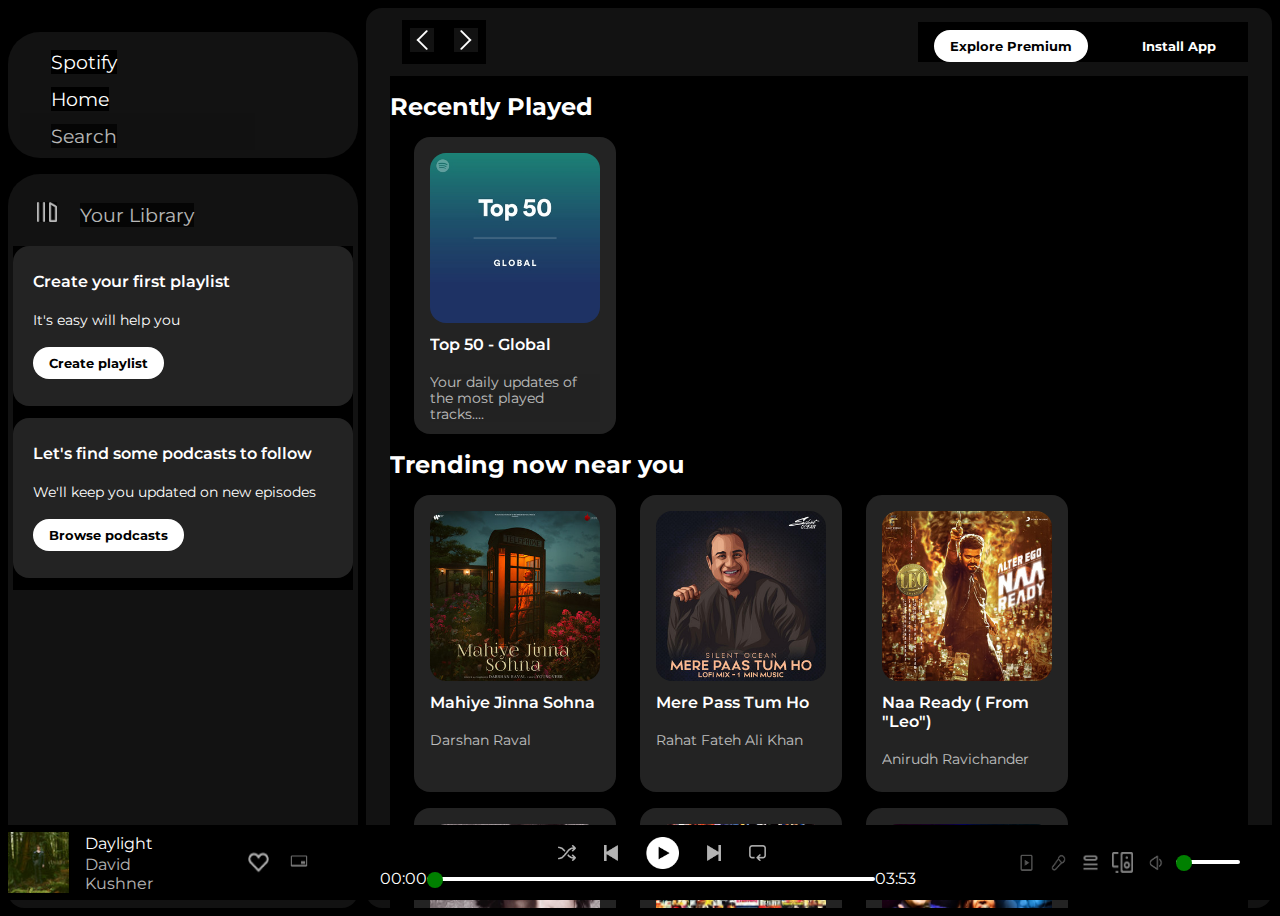
<file: index.html>
<!DOCTYPE html>
<html lang="en">
<head>
    <meta charset="UTF-8">
    <meta name="viewport" content="width=device-width, initial-scale=1.0">
    <link rel="stylesheet" href="https://cdnjs.cloudflare.com/ajax/libs/font-awesome/6.4.2/css/all.min.css" integrity="sha512-z3gLpd7yknf1YoNbCzqRKc4qyor8gaKU1qmn+CShxbuBusANI9QpRohGBreCFkKxLhei6S9CQXFEbbKuqLg0DA==" crossorigin="anonymous" referrerpolicy="no-referrer" />
    <link rel="stylesheet" href="style.css">
    <link rel="icon" href="logo.png">
    <title>Spotify - web player: Music for everyone</title>
    <!-- below link are used for font size -->
    <link rel="preconnect" href="https://fonts.googleapis.com">
    <link rel="preconnect" href="https://fonts.gstatic.com" crossorigin>
    <link href="https://fonts.googleapis.com/css2?family=Croissant+One&family=Montserrat:ital,wght@0,300;0,400;0,500;1,600;1,700&family=Poppins:ital,wght@1,300&display=swap" rel="stylesheet">
</head>
<body>
    <div class="main">
        <div class="sidebar">
            <div class="nav">
                <div class="nav-option" style="opacity: 1;">
                    <i class="fa-brands fa-spotify"></i> 
                    <a href="#">Spotify</a>
                </div>
                <div class="nav-option"  style="opacity: 1;">
                    <i class="fa-solid fa-house"></i> 
                    <a href="#"> Home</a>
                </div>
                <div class="nav-option">
                    <i class="fa-solid fa-magnifying-glass"></i> 
                    <a href="#"> Search</a>
                </div>
            </div>


            <!-- library part  -->
            <div class="library">
                <div class="options">
                    <div class="lib-option nav-option">
                        <img src="library_icon.png">
                        <a href="#"> Your Library</a>
                    </div>
                    <div class="icons">
                        <i class="fa-solid fa-plus"></i>
                        <i class="fa-solid fa-arrow-right"></i>
                    </div>
                </div>
                <div class="lib-boxes">
                    <div class="box">
                        <div class="box-p1">Create your first playlist</div>
                        <div class="box-p2">It's easy will help you</div>
                        <button class="badge">Create playlist</button>
                    </div>

                    <div class="box">
                        <div class="box-p1">Let's find some podcasts to 
                            follow</div>
                        <div class="box-p2">We'll keep you updated on new episodes</div>
                        <button class="badge">Browse podcasts</button>
                    </div>
                </div>
            </div>
        </div>


        <!-- sticky navbar part -->
        <div class="main-content">
            <div class="sticky-nav">
                <div class="sticky-nav-icons">
                    <img src="backward_icon.png">
                    <img src="forward_icon.png" class="hide">
                </div>
                <div class="sticky-nav-options">
                    <button class="badge hide">Explore Premium</button>
                    <button class="badge dark-badge"><i class="fa-regular fa-circle-down" style="margin-right: 6px;"></i> Install App</button>
                    <i class="fa-regular fa-user"></i>
                </div>
                
            </div>

            <!-- cards part -->
            <div class="cards">
                <h2>Recently Played</h2>
                <div class="card-container">
                    <div class="card">
                        <img src="card1img.jpeg" class="card-img">
                        <p class="card-title">Top 50 - Global</p>
                        <p class="card-info">Your daily updates of the most played tracks....</p>
                    </div>
                </div>

                <h2>Trending now near you</h2>
                <div class="card-container">
                    <div class="card">
                        <img src="card2img.jpeg" class="card-img">
                        <p class="card-title">Mahiye Jinna Sohna</p>
                        <p class="card-info">Darshan Raval</p>
                    </div>

                    <div class="card">
                        <img src="card3img.jpeg" class="card-img">
                        <p class="card-title">Mere Pass Tum Ho</p>
                        <p class="card-info">Rahat Fateh Ali Khan</p>
                    </div>

                    <div class="card">
                        <img src="card4img.jpeg" class="card-img">
                        <p class="card-title">Naa Ready ( From "Leo")</p>
                        <p class="card-info">Anirudh Ravichander</p>
                    </div>

                    <div class="card">
                        <img src="card9img.jpg" class="card-img">
                        <p class="card-title">All Hits Songs</p>
                        <p class="card-info">By "KK"</p>
                    </div>

                    <div class="card">
                        <img src="card5img.jpg" class="card-img">
                        <p class="card-title">Super hits  90's songs</p>
                        <p class="card-info">Playlist</p>
                    </div>

                    <div class="card">
                        <img src="card7img.jpg" class="card-img">
                        <p class="card-title">Bollywood Romance</p>
                        <p class="card-info">Udit Narayan & Alka Yagnik...</p>
                    </div>

                    <div class="card">
                        <img src="card8img.jpg" class="card-img">
                        <p class="card-title">Desi Kalakaar</p>
                        <p class="card-info">Yo Yo Honey Singh</p>
                    </div>

                    <div class="card">
                        <img src="card10img.jpg" class="card-img">
                        <p class="card-title">All Hit Songs</p>
                        <p class="card-info">By Arjit Singh</p>
                    </div>
                </div>


                <h2>Featured Charts</h2>
                <div class="card-container">
                    <div class="card">
                        <img src="card5img.jpeg" class="card-img">
                        <p class="card-title">Top Songs - Global</p>
                        <p class="card-info">Your daily updates of the most played tracks....</p>
                    </div>
                    <div class="card">
                        <img src="card6img.jpeg" class="card-img">
                        <p class="card-title">Top Songs - India</p>
                        <p class="card-info">Your daily updates of the most played tracks....</p>
                    </div>
                    <div class="card">
                        <img src="card1img.jpeg" class="card-img">
                        <p class="card-title">Top 50 - Global</p>
                        <p class="card-info">Your daily updates of the most played tracks....</p>
                    </div>
                </div>
                <!-- footer part -->
                <div class="footer">
                    <div class="line"></div>
                </div>
            </div>
        </div>

        <!-- music player -->
        <div class="music-player">
            <div class="album">
                <div class="album-control">
                    <img src="album_picture.jpeg">
                    <div class="album-control-info">
                        <p class="album-title">Daylight</p>
                        <p class="album-title1" style="opacity: 0.7;">David Kushner</p>
                    </div>
                    <div class="album-control-icons">
                        <img src="album_icon1.png" class="album-control-icon">
                        <img src="album_icon2.png" class="album-control-icon">
                    </div>                  
                </div>
            </div>


            <div class="player">
                <div class="player-control">
                    <img src="player_icon1.png" class="player-control-icons">
                    <img src="player_icon2.png" class="player-control-icons">
                    <img src="player_icon3.png" class="player-control-icons" style="opacity: 1; height: 2rem;">
                    <img src="player_icon4.png" class="player-control-icons">
                    <img src="player_icon5.png" class="player-control-icons">
                </div>
                <div class="playback-bar">
                    <span class="current-time">00:00</span>
                    <input type="range" min="0" max="100" class="progress-bar" step="1">
                    <span class="total-time">03:53</span>
                </div>
            </div>


            <div class="controls">
                <div class="control-bar">
                    <img src="controls_icon1.png" class="control-bar-icons" style="height: 2.3rem;">
                    <img src="controls_icon2.png" class="control-bar-icons" style="height: 2.3rem;">
                    <img src="controls_icon3.png" class="control-bar-icons">
                    <img src="controls_icon4.png" class="control-bar-icons">
                    <img src="controls_icon5.png" class="control-bar-icons" style="height: 2.3rem;">
                    <span class="control-current-time"></span>
                    <input type="range" min="0" max="100" class="control-prog-bar" step="1">
                    <span class="total-time"></span>
                </div>
            </div>
        </div>
    </div>
</body>
</html>
</file>
<file: style.css>
*{
    font-family: 'Montserrat', sans-serif;
    margin: 0;
    background-color: black;
    color: white;
    overflow: hidden;
}

.main{
    display: flex;
    height: 100vh;
    padding: 0.5rem;
}

.sidebar{
    background-color: black;
    width: 350px;
    border-radius: 1rem;   /*16px=1rem */
    margin-right: 0.5rem;
}

.main-content{
    background-color: #121212;
    flex: 1;
    border-radius: 1rem;
    overflow: auto;    /* means we can scroll down the main content*/
    padding: 0 1.5rem 0 1.5rem;
}

.music-player{
    background-color: black;
    position: fixed;
    bottom: 0;
    height: 75px;
    width: 100%;
   
}

a{
    text-decoration: none;
}


/* nav part */
.nav{
    background-color: #121212;
    border-radius: 2rem;
    display: flex;
    flex-direction: column;
    justify-content: center;
    height: 110px;
    margin-top: 1.5rem;
    padding: 0.5rem 0.75rem;      /* 8px 12px 8px 12px */
}

.nav-option{
    line-height: 2rem;
    opacity: 0.7;
    padding: 0.4rem 0.75rem;
    background-color: #121212;
}
.nav-option:hover{
    line-height: 2rem;
    opacity: 1;
}

.nav-option i{
    font-size: 1.2rem;
}
.nav-option a{
    font-size: 1.2rem;
    margin-left: 1.2rem;
}


/* library part */
.library{
    background-color: #121212;
    border-radius: 2rem;
    height: 100%;
    margin-top: 1rem;
    padding: 0.75rem 0.3rem;
}
.options{
    display: flex;
    justify-content: space-between;
    align-items: center;
    padding: 0.4rem 0.75rem;
    background-color: #121212;
    
}

.lib-option img{
    height: 1.25rem;
    width: 1.25rem;
}

.icons{
    font-size: 1.25rem;
    display: flex;
}
.icons i{
    opacity: 0.7;
    margin-right: 1rem;
}
.icons i:hover{
    opacity: 1;
    
}


/* for create playlist */
.box{
    height: 8rem;
    background-color: #232323;
    border-radius: 1rem;
    margin: 0 0 0.75rem 0;
    padding: 1rem 1.25rem;
}

.box-p1{
    font-size: 1rem;
    background-color: #232323;
    font-weight: 600;
    padding: 10px 0 10px 0;
}

.box-p2{
    font-size: 0.9rem;
    background-color: #232323;
    padding: 10px 0 10px 0;
}

.badge{
    background-color: white;
    color: black;
    font-weight: 700;
    border-radius: 1rem;
    border: none;
    padding: 4px 16px 4px 16px;
    margin-top: 0.5rem;
    height: 2rem;
    width: fit-content;
}



/* sticky navbar part */
.sticky-nav{
    position: sticky;
    top: 0;
    background-color: #121212;
    display: flex;
    justify-content: space-between;
    align-items: center;
    padding: 0.75rem 0 0.75rem 0;
    z-index: 10;
}

.sticky-nav-icons img{
    height: 1.5rem;
    width: 1.5rem;
    margin: 0.5rem;
    background-color: #121212;
}
.sticky-nav-icons{
    margin-left: 0.75rem;
}

.sticky-nav-options{
    display: flex;
    justify-content: center;
    align-items: center;  
    margin-left: 2rem; 
}
.dark-badge{
    background-color: black;
    color: white;
}

.sticky-nav-options button{
    margin-left: 1rem;
}
.sticky-nav-options i{
    margin-left: 1rem;
}


@media (max-width: 1000px){
    .hide{
        display: none;
    }
}

/* card part */
.card{
    background-color: #232323;
    width: 170px;
    height: 265px;
    margin-top: 1rem;
    border-radius: 1rem;
    padding: 1rem;
    margin-left: 1.5rem;
}

.card ,h2{
    padding-top: 1rem;
}

.card-container{
    display: flex;
    flex-wrap: wrap;
    border-radius: 1rem;
}

.card-img{
    width: 100%;
    border-radius: 1rem;
}

.card-title{
    margin-top: 8px;
    background-color: #232323;
    font-weight: 600;
}  
.card-info{
    margin-top: 20px;
    background-color: #232323;
    opacity: 0.7;
    font-size: 0.85rem;
}  

/* footer part */
.footer{
    height: 300px;
    display: flex;
    align-items: center;
    justify-content: center;
}

.line{
    width: 90%;
    height: 50%;
    border-top: 1px solid white;
    opacity: 0.4;
}


/* music player part */
.music-player{
    display: flex;
    justify-content: space-between;
    align-items: center;
}

.player{
    width: 50%;
}

.player-control{
    display: flex;
    justify-content: center;
    align-items: center;
}

.player-control-icons{
    height: 1rem;
    margin-left: 1.75rem;
    opacity: 0.7;
}
.player-control-icons:hover{
    opacity: 1;
}

.playback-bar{
    display: flex;
    justify-content: center;
    align-items: center;
    
}

.progress-bar{
    width: 70%;
    appearance: none;
    background-color: transparent;
    cursor: pointer;
    
}

.progress-bar::-webkit-slider-runnable-track{
    background-color: white;
    border-radius: 100px;
    height: 0.25rem; 
}

.progress-bar::-webkit-slider-thumb{
    appearance: none;
    height: 1rem;
    width: 1rem;
    background-color: green;
    border-radius: 50%;
    margin-top: -5px; 
    position: absolute;
}


/* album part */
.album{
    width: 25%;
}

.album-control{
    display: flex;
    justify-content: center;
    align-items: center;
}

.album-control-icons{
    display: flex;
    justify-content: center;
    align-items: center;
}

.album-control-icons img{
    height: 1.7rem;
    width: 1.7rem;
    opacity: 0.7;
}

.album-control-icons img:hover{
    opacity: 1;
}

.album-control img{
    padding-right: 1rem;
}

.album-control-info p{
    padding-right: 3.2rem;
    margin-top: 2px;
}


/* control part */
.controls{
    width: 25%;
}

.control-bar{
    display: flex;
    justify-content: center;
    align-items: center;
}

.control-bar-icons{
    height: 1rem;
    width: 1rem;
    margin-right: 0.7rem;
    
}

.control-bar img{
    display: flex;
    justify-content: center;
    align-items: center;
}

.control-bar img{
    height: 1.3rem;
    width: 1.3rem;
    opacity: 0.5;
    
}

.control-bar img:hover{
    opacity: 1;
}

.control-prog-bar{
    width: 20%;
    appearance: none;
    background-color: transparent;
    cursor: pointer;
}   

.control-prog-bar::-webkit-slider-runnable-track{
    background-color: white;
    border-radius: 100px;
    height: 0.25rem; 
}

.control-prog-bar::-webkit-slider-thumb{
    appearance: none;
    height: 1rem;
    width: 1rem;
    background-color: green;
    border-radius: 50%; 
    margin-top: -5px; 
    z-index: 1;
    position: absolute;
    
}
</file>
